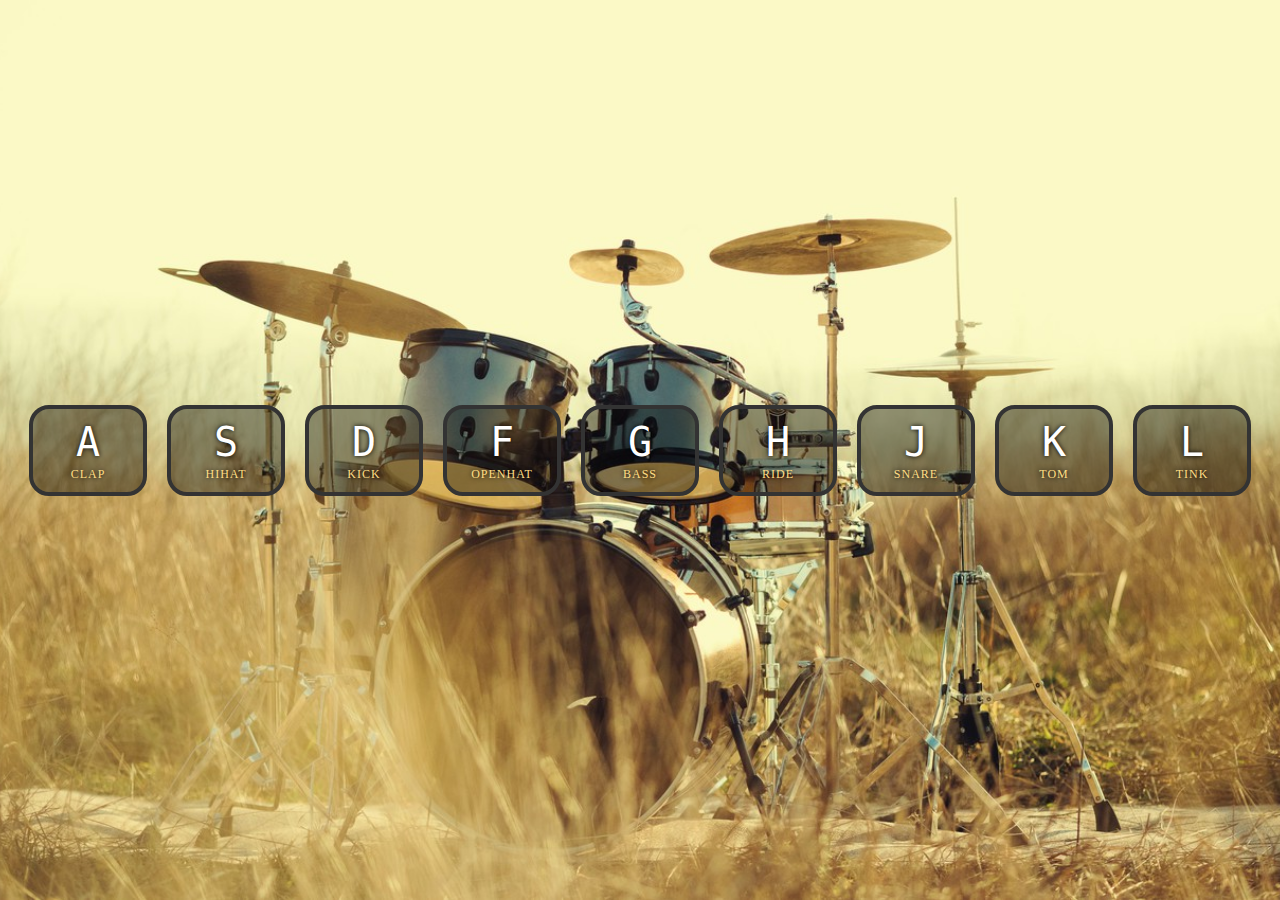
<file: Day 01 - JavaScript Drum Kit/index.html>
<!DOCTYPE html>
<html lang="en">
<head>
    <meta charset="UTF-8">
    <meta http-equiv="X-UA-Compatible" content="IE=edge">
    <meta name="viewport" content="width=device-width, initial-scale=1.0">
    <link rel="stylesheet" href="./style.css">
    <title>Drum Set</title>
</head>
<body>
    <div>
        
        <div class="keys">
            <div data-key="65" class="key">
                <kbd>A</kbd>
                <span class="sound">clap</span>
            </div>
            <div data-key="83" class="key">
                <kbd>S</kbd>
                <span class="sound">hihat</span>
            </div>
            <div data-key="68" class="key">
                <kbd>D</kbd>
                <span class="sound">kick</span>
            </div>
            <div data-key="70" class="key">
                <kbd>F</kbd>
                <span class="sound">openhat</span>
            </div>
            <div data-key="71" class="key">
                <kbd>G</kbd>
                <span class="sound">bass</span>
            </div>
            <div data-key="72" class="key">
                <kbd>H</kbd>
                <span class="sound">ride</span>
            </div>
            <div data-key="74" class="key">
                <kbd>J</kbd>
                <span class="sound">snare</span>
            </div>
            <div data-key="75" class="key">
                <kbd>K</kbd>
                <span class="sound">tom</span>
            </div>
            <div data-key="76" class="key">
                <kbd>L</kbd>
                <span class="sound">tink</span>
            </div>
        </div>
    </div>

    <audio data-key="65" src="./sounds/clap.wav"></audio>
    <audio data-key="83" src="./sounds/hihat.wav"></audio>
    <audio data-key="68" src="./sounds/kick.wav"></audio>
    <audio data-key="70" src="./sounds/openhat.wav"></audio>
    <audio data-key="71" src="./sounds/boom.wav"></audio>
    <audio data-key="72" src="./sounds/ride.wav"></audio>
    <audio data-key="74" src="./sounds/snare.wav"></audio>
    <audio data-key="75" src="./sounds/tom.wav"></audio>
    <audio data-key="76" src="./sounds/tink.wav"></audio>

    <script src="./script.js"></script>
</body>
</html>
</file>
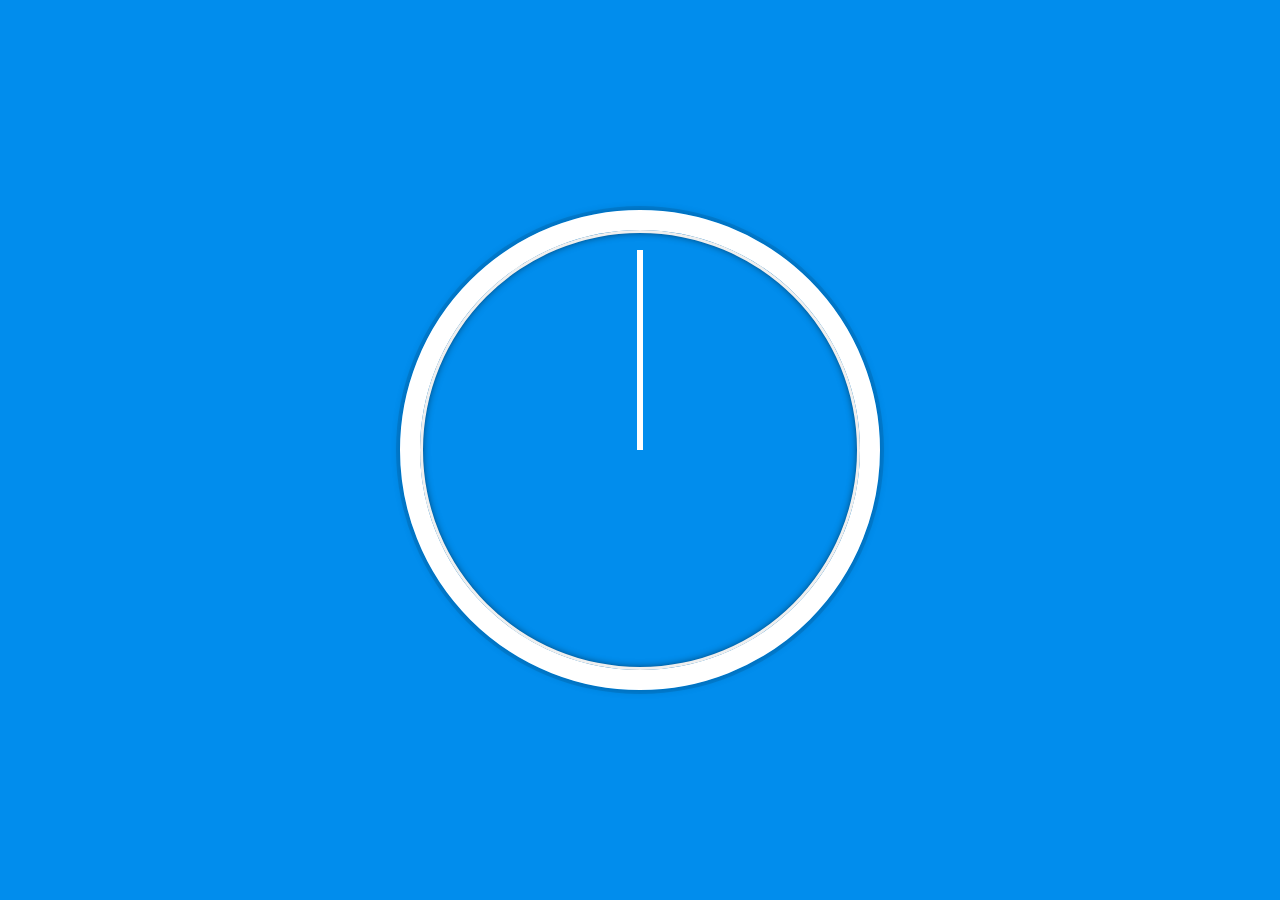
<file: Day02 - CSS + JS Clock/index.html>
<!DOCTYPE html>
<html lang="en">
<head>
    <meta charset="UTF-8">
    <meta http-equiv="X-UA-Compatible" content="IE=edge">
    <meta name="viewport" content="width=device-width, initial-scale=1.0">
    <link rel="stylesheet" href="./style.css">
    <title>JS + CSS Clock</title>
</head>
<body>
    
    <div class="clock">
        <div class="clock-face">
            <div class="hand hour-hand" id="hour_hand"></div>
            <div class="hand min-hand" id="min_hand"></div>
            <div class="hand second-hand" id="second_hand"></div>
        </div>
    </div>

    <script src="./script.js"></script>
</body>
</html>
</file>
<file: Day 01 - JavaScript Drum Kit/style.css>
html {
  font-size: 10px;
  background: url('./images/drums.jpg') bottom center;
  background-size: cover;
}

body,html {
  margin: 0;
  padding: 0;
  font-family: Georgia, 'Times New Roman', Times, serif;
}

.keys {
  display: flex;
  flex: 1;
  min-height: 100vh;
  align-items: center;
  justify-content: center;
}

.key {
  border: .4rem solid #333;
  border-radius: 2rem;
  margin: 1rem;
  font-size: 1.5rem;
  padding: 1rem .5rem;
  transition: all .07s ease;
  width: 10rem;
  text-align: center;
  color: white;
  background: rgba(3, 3, 3, 0.4);
  text-shadow: 0 0 .5rem black;
}

.playing {
  transform: scale(1.1);
  border-color: #ffd902;
  box-shadow: 0 0 1rem #ffd902;
}

kbd {
  display: block;
  font-size: 4rem;
}

.sound {
  font-size: 1.2rem;
  text-transform: uppercase;
  letter-spacing: .1rem;
  color: rgb(255, 222, 133);
}
</file>
<file: Day02 - CSS + JS Clock/style.css>
html{
    background: #018DED url(https://unsplash.it/1500/1000?image=881&blur=5);
    background-size: cover;
    text-align: center;
    font-size: 10px;
}

body{
    margin: 0;
    display: flex;
    min-height: 100vh;
    align-items: center;
}

.clock{
    width: 40rem;
    height: 40rem;
    border: 20px solid #fff;
    border-radius: 50%;
    margin: 50px auto;
    position: relative;
    padding: 2rem;
    box-shadow:
      0 0 0 4px rgba(0,0,0,0.1),
      inset 0 0 0 3px #EFEFEF,
      inset 0 0 10px black,
      0 0 10px rgba(0,0,0,0.2);
}

.clock-face{
    position: relative;
    width: 100%;
    height: 100%;
    transform: translateY(-3px); /* account for the height of the clock hands */
}

.hand{
    width: 50%;
    height: 6px;
    background: #fff;
    position: absolute;
    top: 50%;
    transform-origin: 100%;
    transform: rotate(90deg);
    transition: all 0.05s;
    transition-timing-function: cubic-bezier(0.1, 2.7, 0.58, 1);
}
</file>
